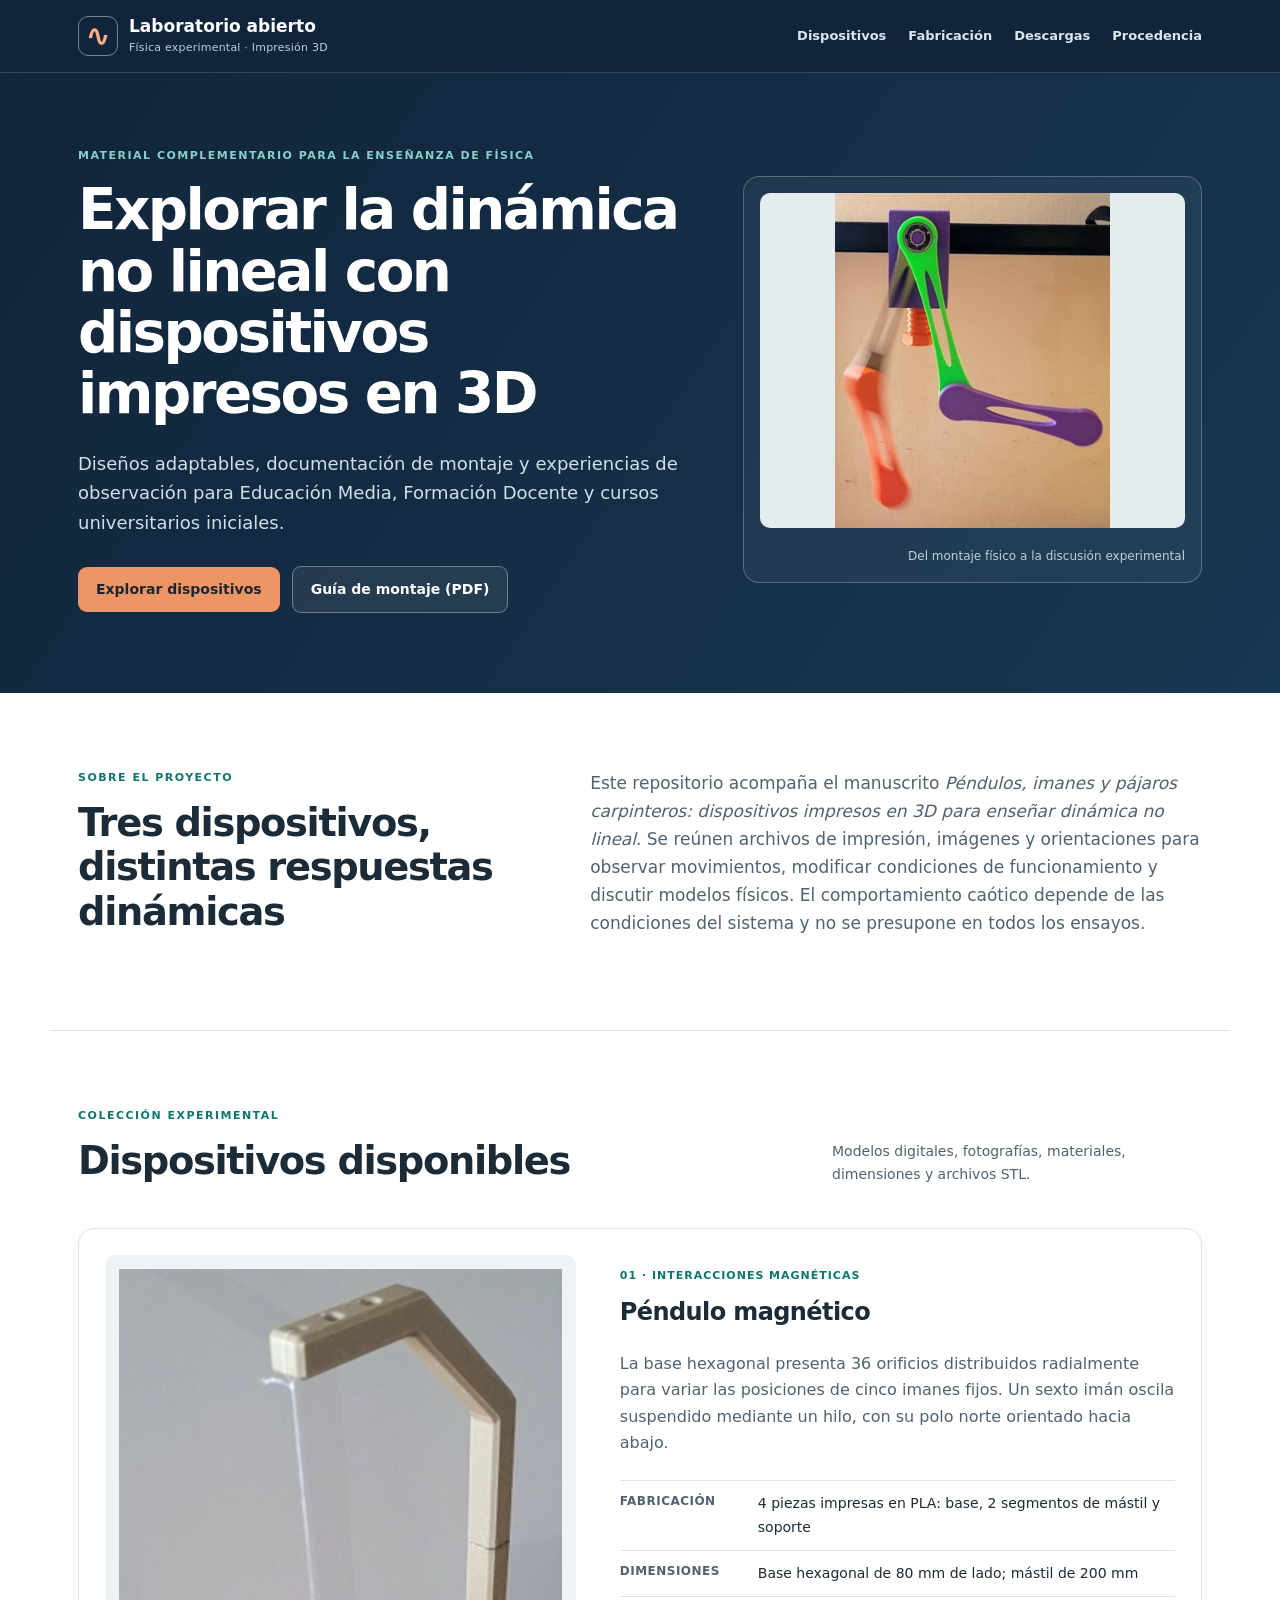
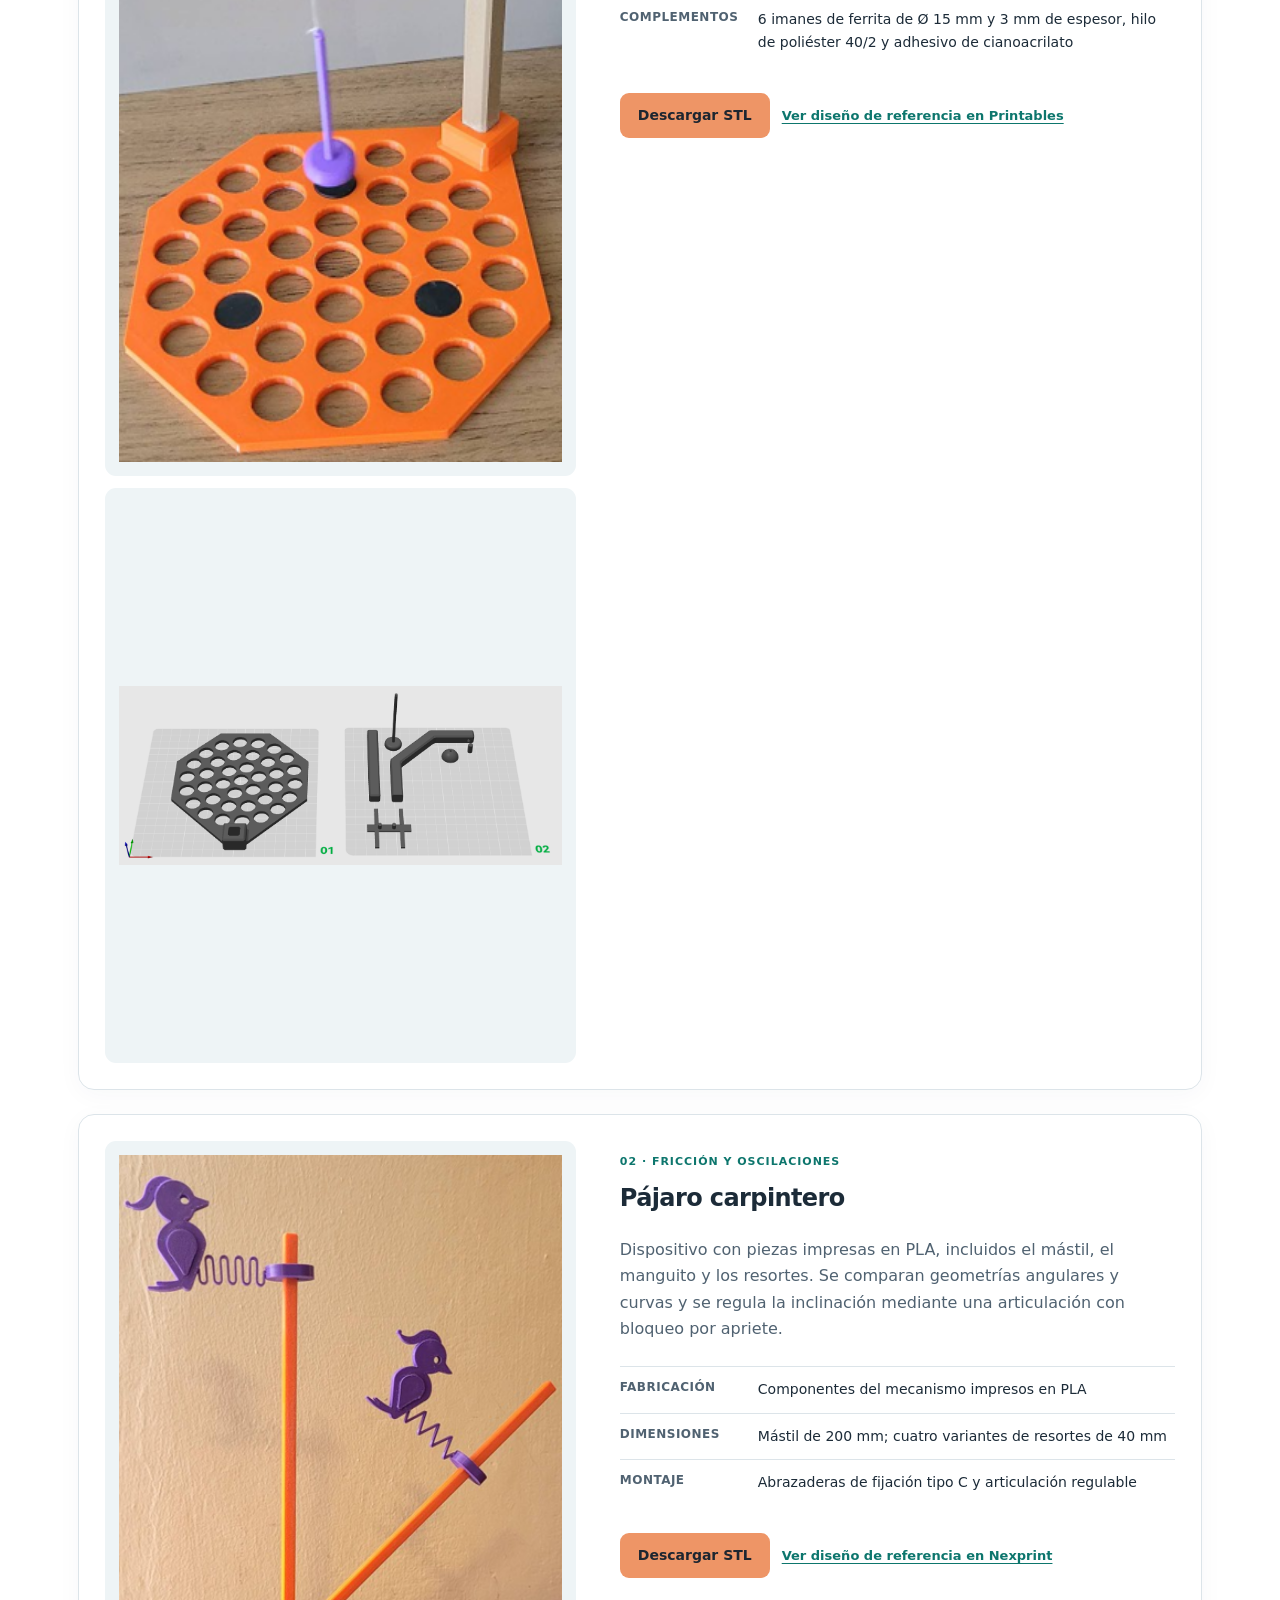
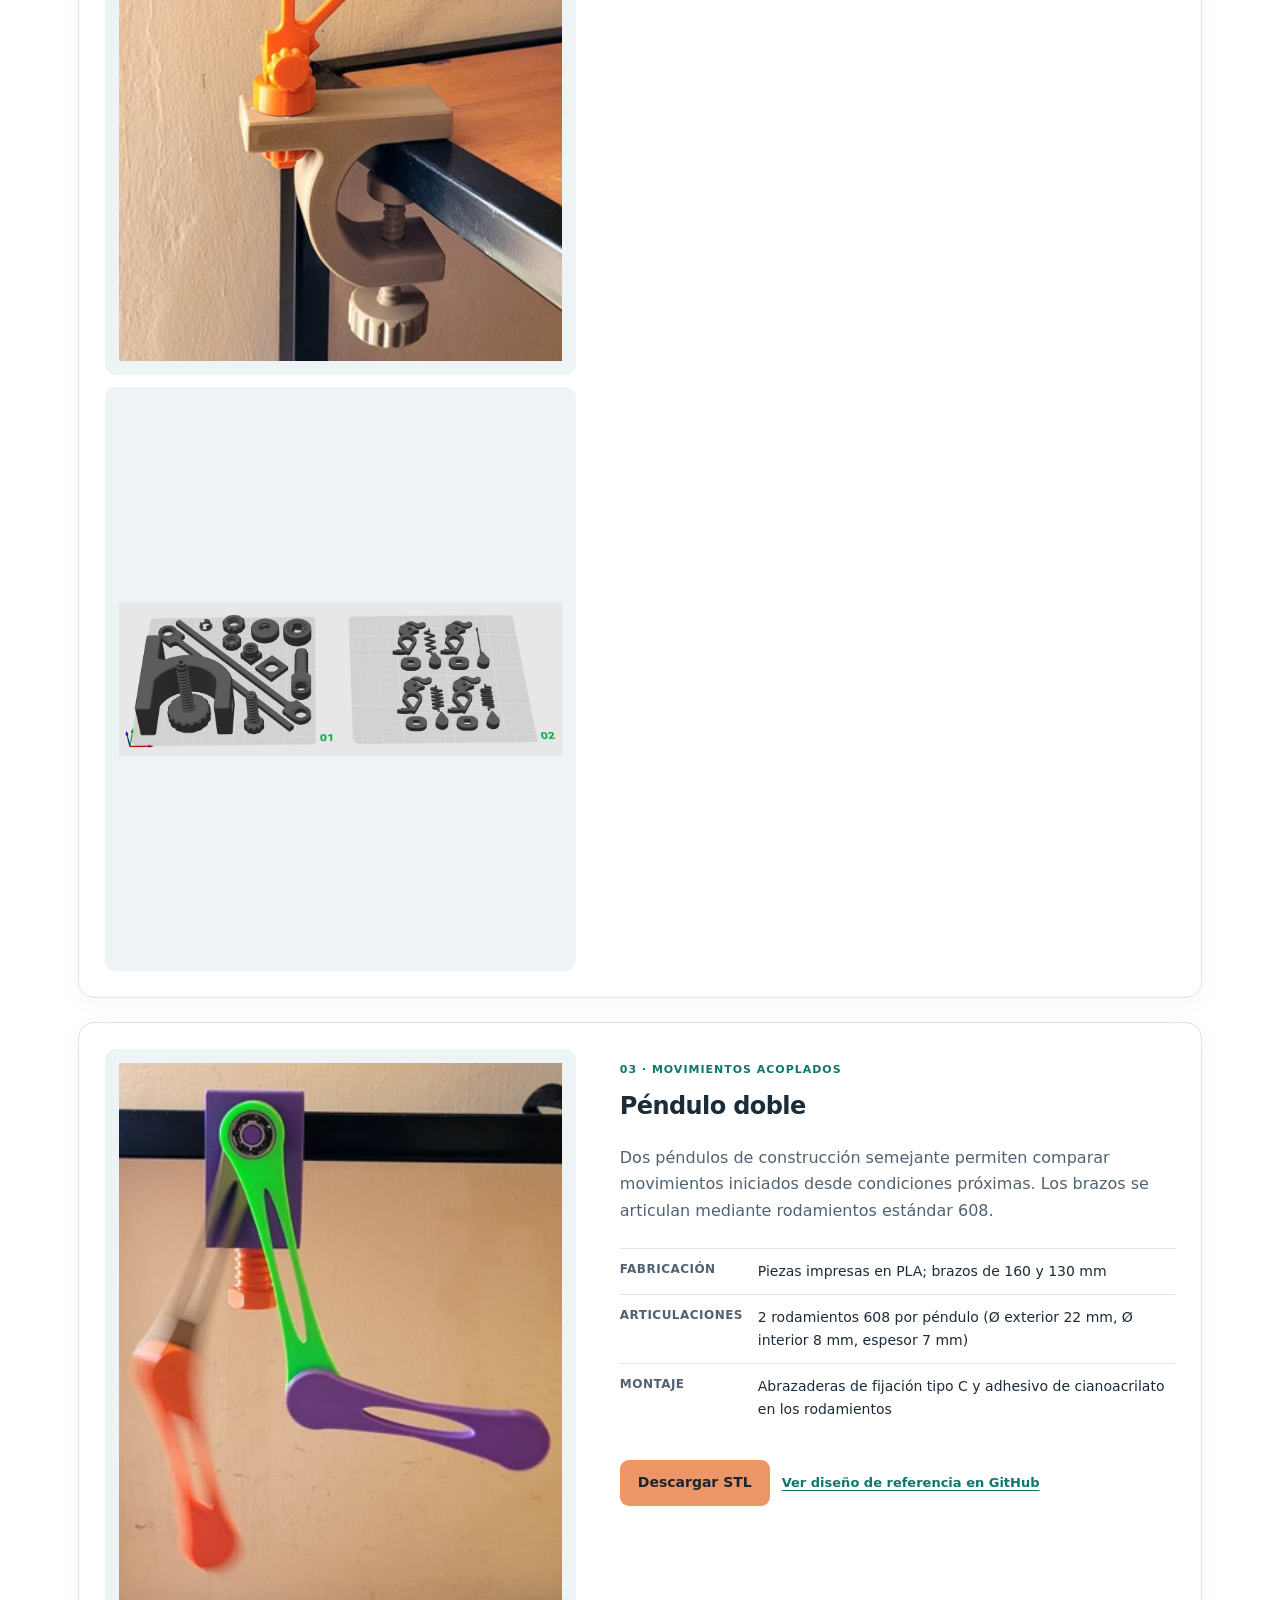
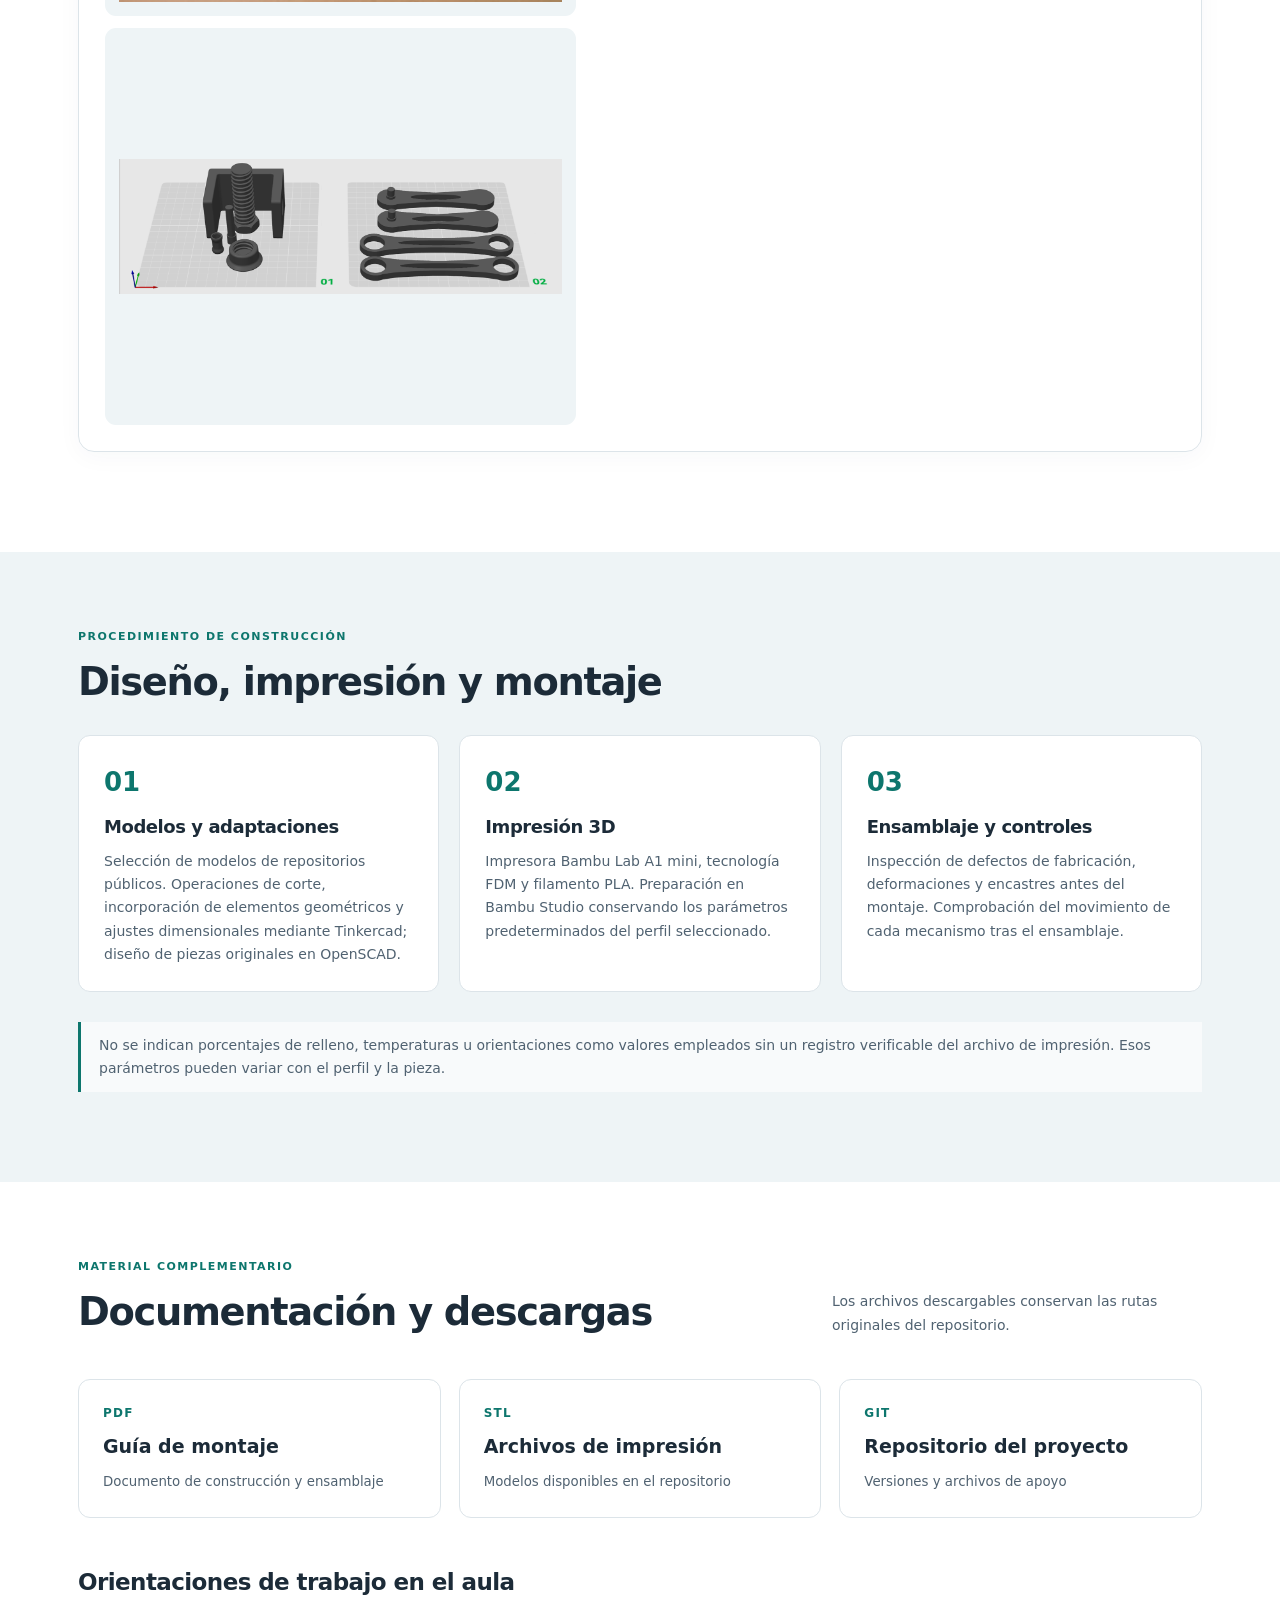
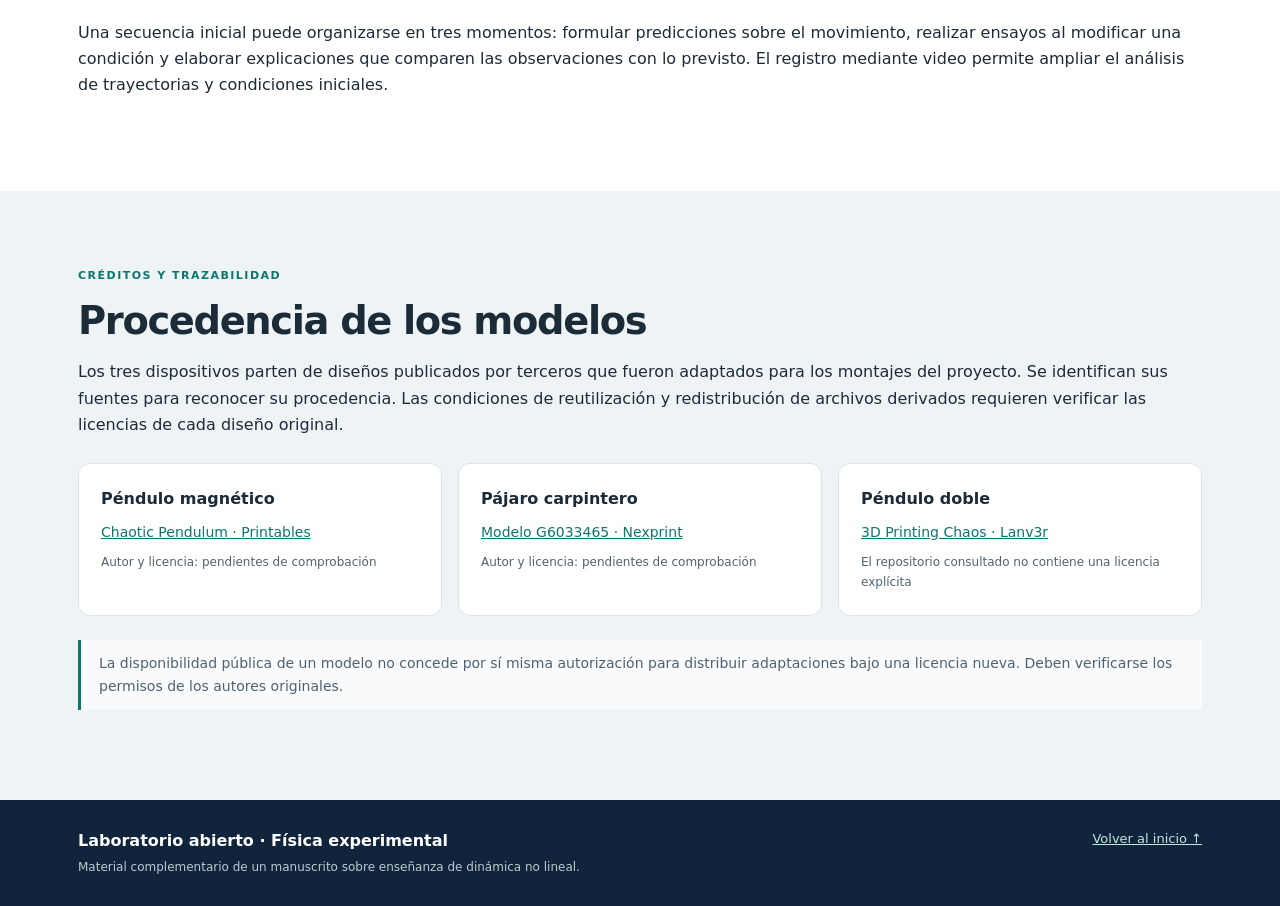
<file: docs/index.html>
<!doctype html>
<html lang="es">
<head>
  <meta charset="utf-8">
  <meta name="viewport" content="width=device-width, initial-scale=1">
  <meta name="description" content="Modelos 3D, fichas técnicas y recursos experimentales para enseñar sistemas dinámicos no lineales.">
  <title>Laboratorio abierto | Dispositivos 3D de dinámica no lineal</title>
  <link rel="stylesheet" href="styles.css">
</head>
<body>
  <a class="skip" href="#contenido">Saltar al contenido</a>
  <header class="site-header">
    <div class="wrap bar">
      <a class="brand" href="#inicio"><span class="brand-mark" aria-hidden="true">∿</span><span>Laboratorio abierto <small>Física experimental · Impresión 3D</small></span></a>
      <nav aria-label="Navegación principal">
        <a href="#dispositivos">Dispositivos</a><a href="#fabricacion">Fabricación</a><a href="#recursos">Descargas</a><a href="#fuentes">Procedencia</a>
      </nav>
    </div>
  </header>
  <main id="contenido">
    <section class="hero" id="inicio">
      <div class="wrap hero-layout">
        <div>
          <p class="eyebrow">Material complementario para la enseñanza de Física</p>
          <h1>Explorar la dinámica no lineal con dispositivos impresos en 3D</h1>
          <p class="lead">Diseños adaptables, documentación de montaje y experiencias de observación para Educación Media, Formación Docente y cursos universitarios iniciales.</p>
          <div class="actions"><a class="button primary" href="#dispositivos">Explorar dispositivos</a><a class="button ghost" href="descargas/guia-montaje.pdf">Guía de montaje (PDF)</a></div>
        </div>
        <div class="hero-photo"><img src="img/pendulo-doble-impreso.png" alt="Dos péndulos dobles impresos en 3D, dispuestos para comparar movimientos"><span>Del montaje físico a la discusión experimental</span></div>
      </div>
    </section>
    <section class="section wrap intro">
      <div><p class="eyebrow dark">Sobre el proyecto</p><h2>Tres dispositivos, distintas respuestas dinámicas</h2></div>
      <p>Este repositorio acompaña el manuscrito <em>Péndulos, imanes y pájaros carpinteros: dispositivos impresos en 3D para enseñar dinámica no lineal</em>. Se reúnen archivos de impresión, imágenes y orientaciones para observar movimientos, modificar condiciones de funcionamiento y discutir modelos físicos. El comportamiento caótico depende de las condiciones del sistema y no se presupone en todos los ensayos.</p>
    </section>
    <section class="section wrap" id="dispositivos">
      <div class="section-head"><div><p class="eyebrow dark">Colección experimental</p><h2>Dispositivos disponibles</h2></div><p>Modelos digitales, fotografías, materiales, dimensiones y archivos STL.</p></div>
      <article class="device" id="magnetico">
        <div class="photos"><img loading="lazy" src="img/pendulo-imanes-impreso.png" alt="Montaje del péndulo magnético"><img loading="lazy" src="img/pendulo-imanes-modelo.png" alt="Modelo digital del péndulo magnético"></div>
        <div class="device-info"><span class="num">01 · INTERACCIONES MAGNÉTICAS</span><h3>Péndulo magnético</h3>
          <p>La base hexagonal presenta 36 orificios distribuidos radialmente para variar las posiciones de cinco imanes fijos. Un sexto imán oscila suspendido mediante un hilo, con su polo norte orientado hacia abajo.</p>
          <dl><div><dt>Fabricación</dt><dd>4 piezas impresas en PLA: base, 2 segmentos de mástil y soporte</dd></div><div><dt>Dimensiones</dt><dd>Base hexagonal de 80 mm de lado; mástil de 200 mm</dd></div><div><dt>Complementos</dt><dd>6 imanes de ferrita de Ø 15 mm y 3 mm de espesor, hilo de poliéster 40/2 y adhesivo de cianoacrilato</dd></div></dl>
          <div class="links"><a class="button primary" href="descargas/pendulo-imanes.stl" download>Descargar STL</a><a class="text-link" href="https://www.printables.com/model/459578-chaotic-pendulum" target="_blank" rel="noopener noreferrer">Ver diseño de referencia en Printables</a></div>
        </div>
      </article>
      <article class="device" id="carpintero">
        <div class="photos"><img loading="lazy" src="img/pajaro-carpintero-impreso.png" alt="Montaje del pájaro carpintero"><img loading="lazy" src="img/pajaro-carpintero-modelo.png" alt="Modelo digital del pájaro carpintero"></div>
        <div class="device-info"><span class="num">02 · FRICCIÓN Y OSCILACIONES</span><h3>Pájaro carpintero</h3>
          <p>Dispositivo con piezas impresas en PLA, incluidos el mástil, el manguito y los resortes. Se comparan geometrías angulares y curvas y se regula la inclinación mediante una articulación con bloqueo por apriete.</p>
          <dl><div><dt>Fabricación</dt><dd>Componentes del mecanismo impresos en PLA</dd></div><div><dt>Dimensiones</dt><dd>Mástil de 200 mm; cuatro variantes de resortes de 40 mm</dd></div><div><dt>Montaje</dt><dd>Abrazaderas de fijación tipo C y articulación regulable</dd></div></dl>
          <div class="links"><a class="button primary" href="descargas/pajaro-carpintero.stl" download>Descargar STL</a><a class="text-link" href="https://www.nexprint.com/en/models/G6033465?printConfigId=G9424662" target="_blank" rel="noopener noreferrer">Ver diseño de referencia en Nexprint</a></div>
        </div>
      </article>
      <article class="device" id="doble">
        <div class="photos"><img loading="lazy" src="img/pendulo-doble-impreso.png" alt="Dos péndulos dobles construidos"><img loading="lazy" src="img/pendulo-doble-modelo.png" alt="Modelo digital del péndulo doble"></div>
        <div class="device-info"><span class="num">03 · MOVIMIENTOS ACOPLADOS</span><h3>Péndulo doble</h3>
          <p>Dos péndulos de construcción semejante permiten comparar movimientos iniciados desde condiciones próximas. Los brazos se articulan mediante rodamientos estándar 608.</p>
          <dl><div><dt>Fabricación</dt><dd>Piezas impresas en PLA; brazos de 160 y 130 mm</dd></div><div><dt>Articulaciones</dt><dd>2 rodamientos 608 por péndulo (Ø exterior 22 mm, Ø interior 8 mm, espesor 7 mm)</dd></div><div><dt>Montaje</dt><dd>Abrazaderas de fijación tipo C y adhesivo de cianoacrilato en los rodamientos</dd></div></dl>
          <div class="links"><a class="button primary" href="descargas/pendulo-doble.stl" download>Descargar STL</a><a class="text-link" href="https://github.com/Lanv3r/chaos-theory-3d-printing/tree/main/double_pendulum" target="_blank" rel="noopener noreferrer">Ver diseño de referencia en GitHub</a></div>
        </div>
      </article>
    </section>
    <section class="section tone" id="fabricacion"><div class="wrap">
      <p class="eyebrow dark">Procedimiento de construcción</p><h2>Diseño, impresión y montaje</h2>
      <div class="steps">
        <div><span>01</span><h3>Modelos y adaptaciones</h3><p>Selección de modelos de repositorios públicos. Operaciones de corte, incorporación de elementos geométricos y ajustes dimensionales mediante Tinkercad; diseño de piezas originales en OpenSCAD.</p></div>
        <div><span>02</span><h3>Impresión 3D</h3><p>Impresora Bambu Lab A1 mini, tecnología FDM y filamento PLA. Preparación en Bambu Studio conservando los parámetros predeterminados del perfil seleccionado.</p></div>
        <div><span>03</span><h3>Ensamblaje y controles</h3><p>Inspección de defectos de fabricación, deformaciones y encastres antes del montaje. Comprobación del movimiento de cada mecanismo tras el ensamblaje.</p></div>
      </div>
      <p class="note">No se indican porcentajes de relleno, temperaturas u orientaciones como valores empleados sin un registro verificable del archivo de impresión. Esos parámetros pueden variar con el perfil y la pieza.</p>
    </div></section>
    <section class="section wrap" id="recursos">
      <div class="section-head"><div><p class="eyebrow dark">Material complementario</p><h2>Documentación y descargas</h2></div><p>Los archivos descargables conservan las rutas originales del repositorio.</p></div>
      <div class="resource-grid">
        <a class="resource" href="descargas/guia-montaje.pdf"><span>PDF</span><strong>Guía de montaje</strong><small>Documento de construcción y ensamblaje</small></a>
        <a class="resource" href="https://github.com/msilva-32/dispositivos-3d-sistemas-dinamicos-nolineales/tree/main/docs/descargas" target="_blank" rel="noopener noreferrer"><span>STL</span><strong>Archivos de impresión</strong><small>Modelos disponibles en el repositorio</small></a>
        <a class="resource" href="https://github.com/msilva-32/dispositivos-3d-sistemas-dinamicos-nolineales" target="_blank" rel="noopener noreferrer"><span>GIT</span><strong>Repositorio del proyecto</strong><small>Versiones y archivos de apoyo</small></a>
      </div>
      <h3 class="subhead">Orientaciones de trabajo en el aula</h3>
      <p>Una secuencia inicial puede organizarse en tres momentos: formular predicciones sobre el movimiento, realizar ensayos al modificar una condición y elaborar explicaciones que comparen las observaciones con lo previsto. El registro mediante video permite ampliar el análisis de trayectorias y condiciones iniciales.</p>
    </section>
    <section class="section tone" id="fuentes"><div class="wrap">
      <p class="eyebrow dark">Créditos y trazabilidad</p><h2>Procedencia de los modelos</h2>
      <p>Los tres dispositivos parten de diseños publicados por terceros que fueron adaptados para los montajes del proyecto. Se identifican sus fuentes para reconocer su procedencia. Las condiciones de reutilización y redistribución de archivos derivados requieren verificar las licencias de cada diseño original.</p>
      <div class="sources">
        <div><strong>Péndulo magnético</strong><a href="https://www.printables.com/model/459578-chaotic-pendulum" target="_blank" rel="noopener noreferrer">Chaotic Pendulum · Printables</a><small>Autor y licencia: pendientes de comprobación</small></div>
        <div><strong>Pájaro carpintero</strong><a href="https://www.nexprint.com/en/models/G6033465?printConfigId=G9424662" target="_blank" rel="noopener noreferrer">Modelo G6033465 · Nexprint</a><small>Autor y licencia: pendientes de comprobación</small></div>
        <div><strong>Péndulo doble</strong><a href="https://github.com/Lanv3r/chaos-theory-3d-printing/tree/main/double_pendulum" target="_blank" rel="noopener noreferrer">3D Printing Chaos · Lanv3r</a><small>El repositorio consultado no contiene una licencia explícita</small></div>
      </div>
      <p class="note">La disponibilidad pública de un modelo no concede por sí misma autorización para distribuir adaptaciones bajo una licencia nueva. Deben verificarse los permisos de los autores originales.</p>
    </div></section>
  </main>
  <footer><div class="wrap footer"><div><strong>Laboratorio abierto · Física experimental</strong><small>Material complementario de un manuscrito sobre enseñanza de dinámica no lineal.</small></div><a href="#inicio">Volver al inicio ↑</a></div></footer>
</body>
</html>
</file>
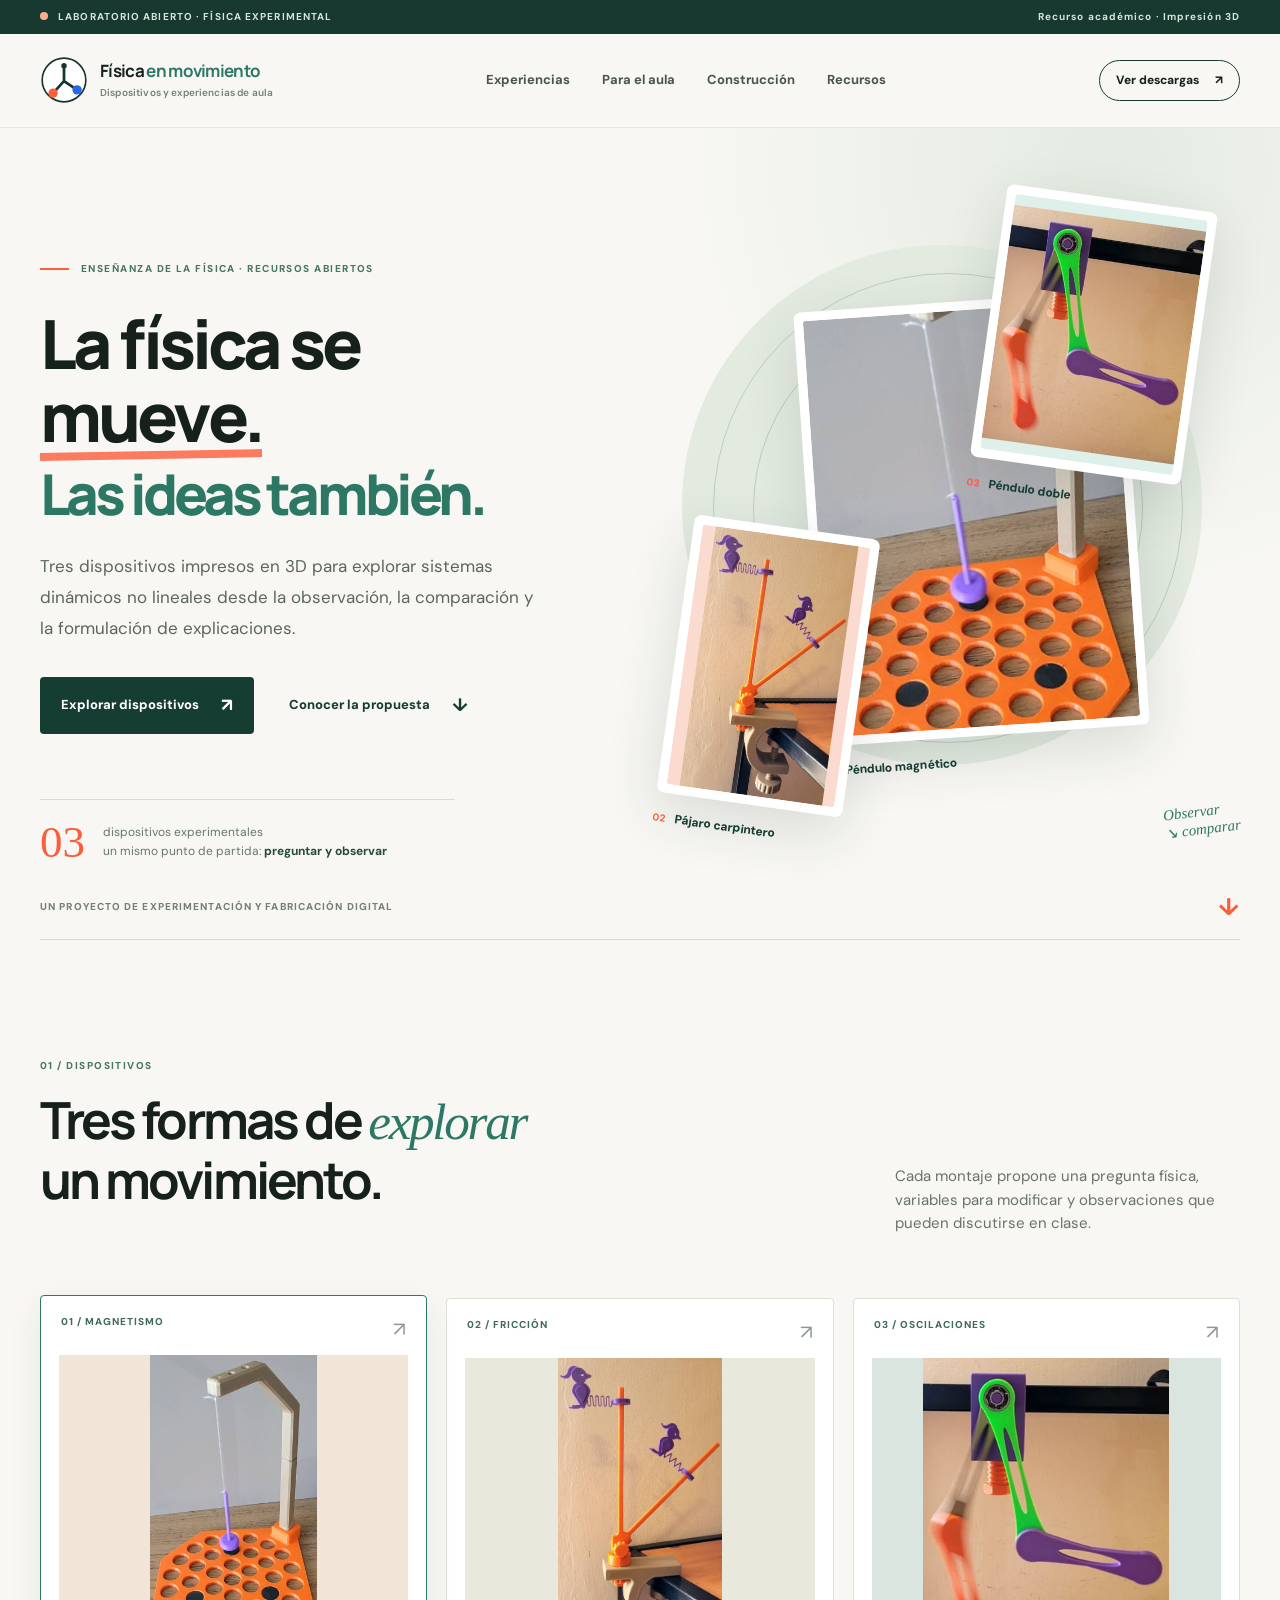
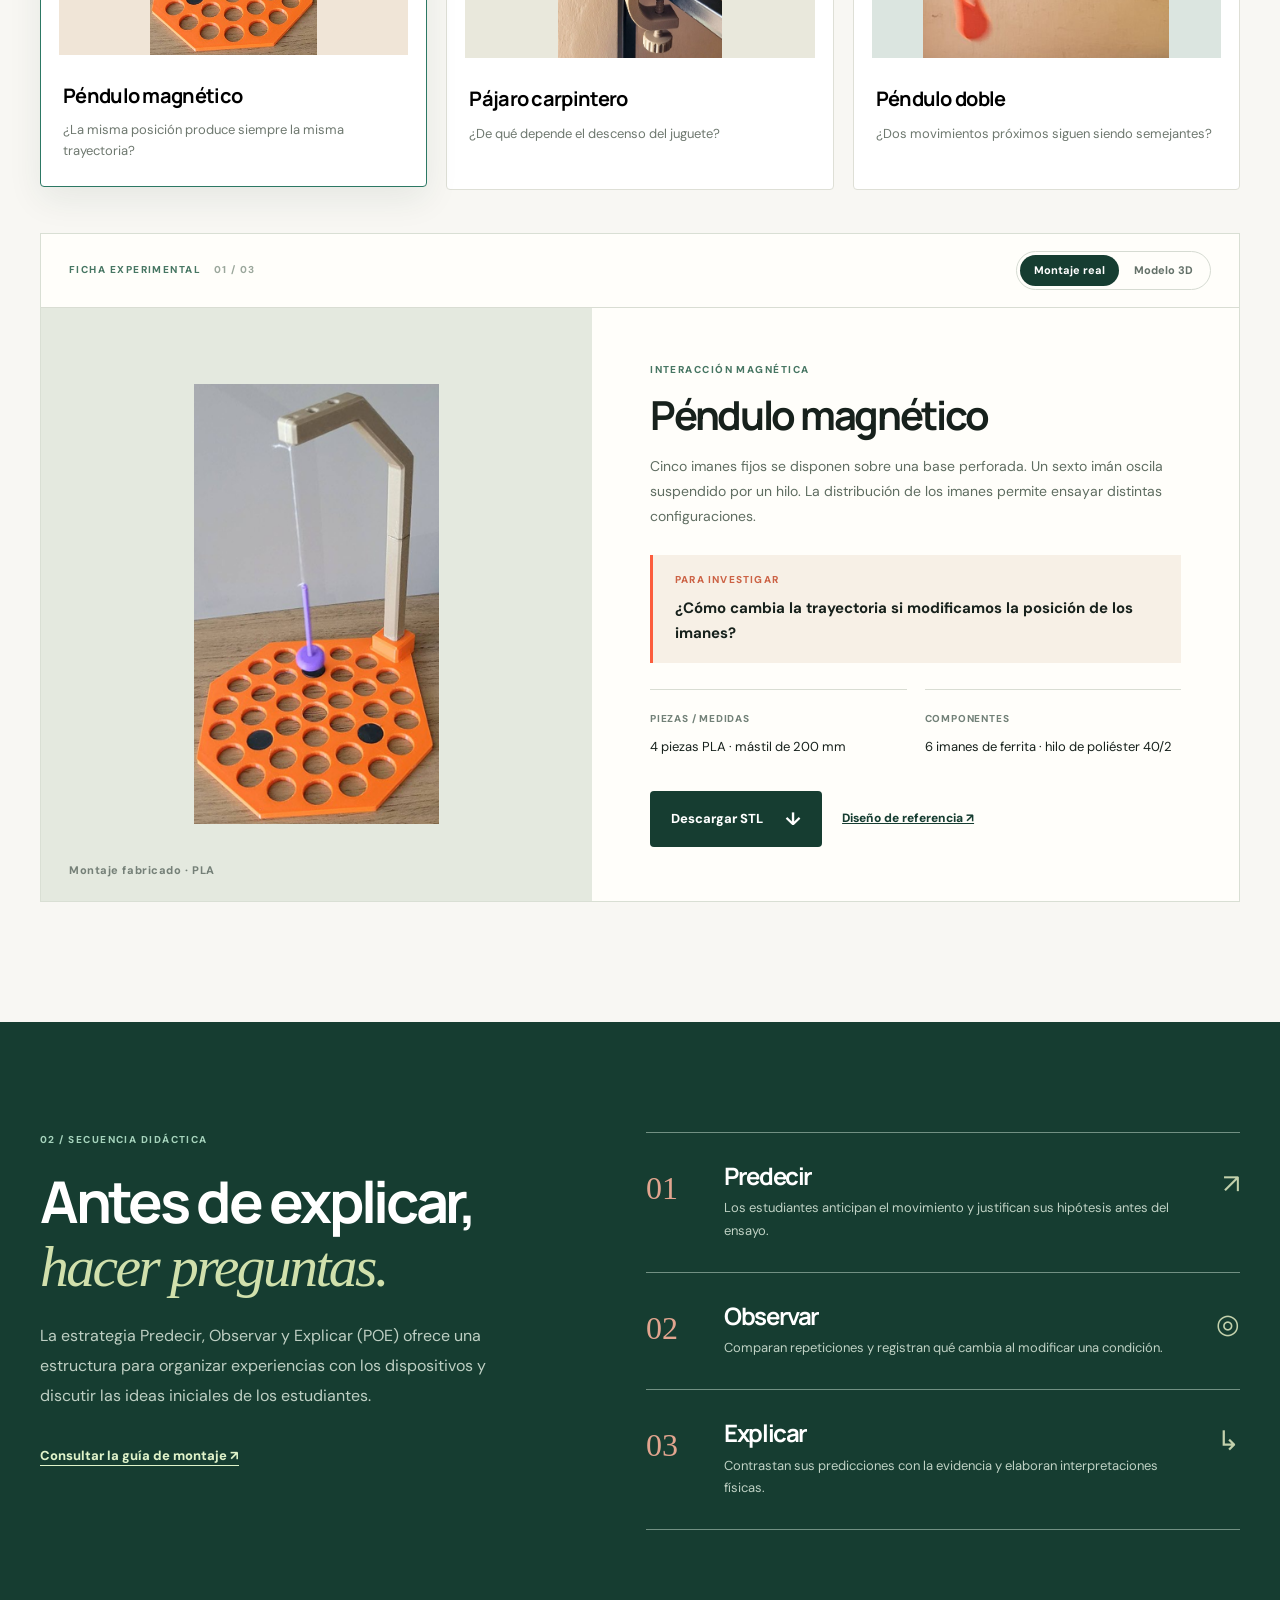
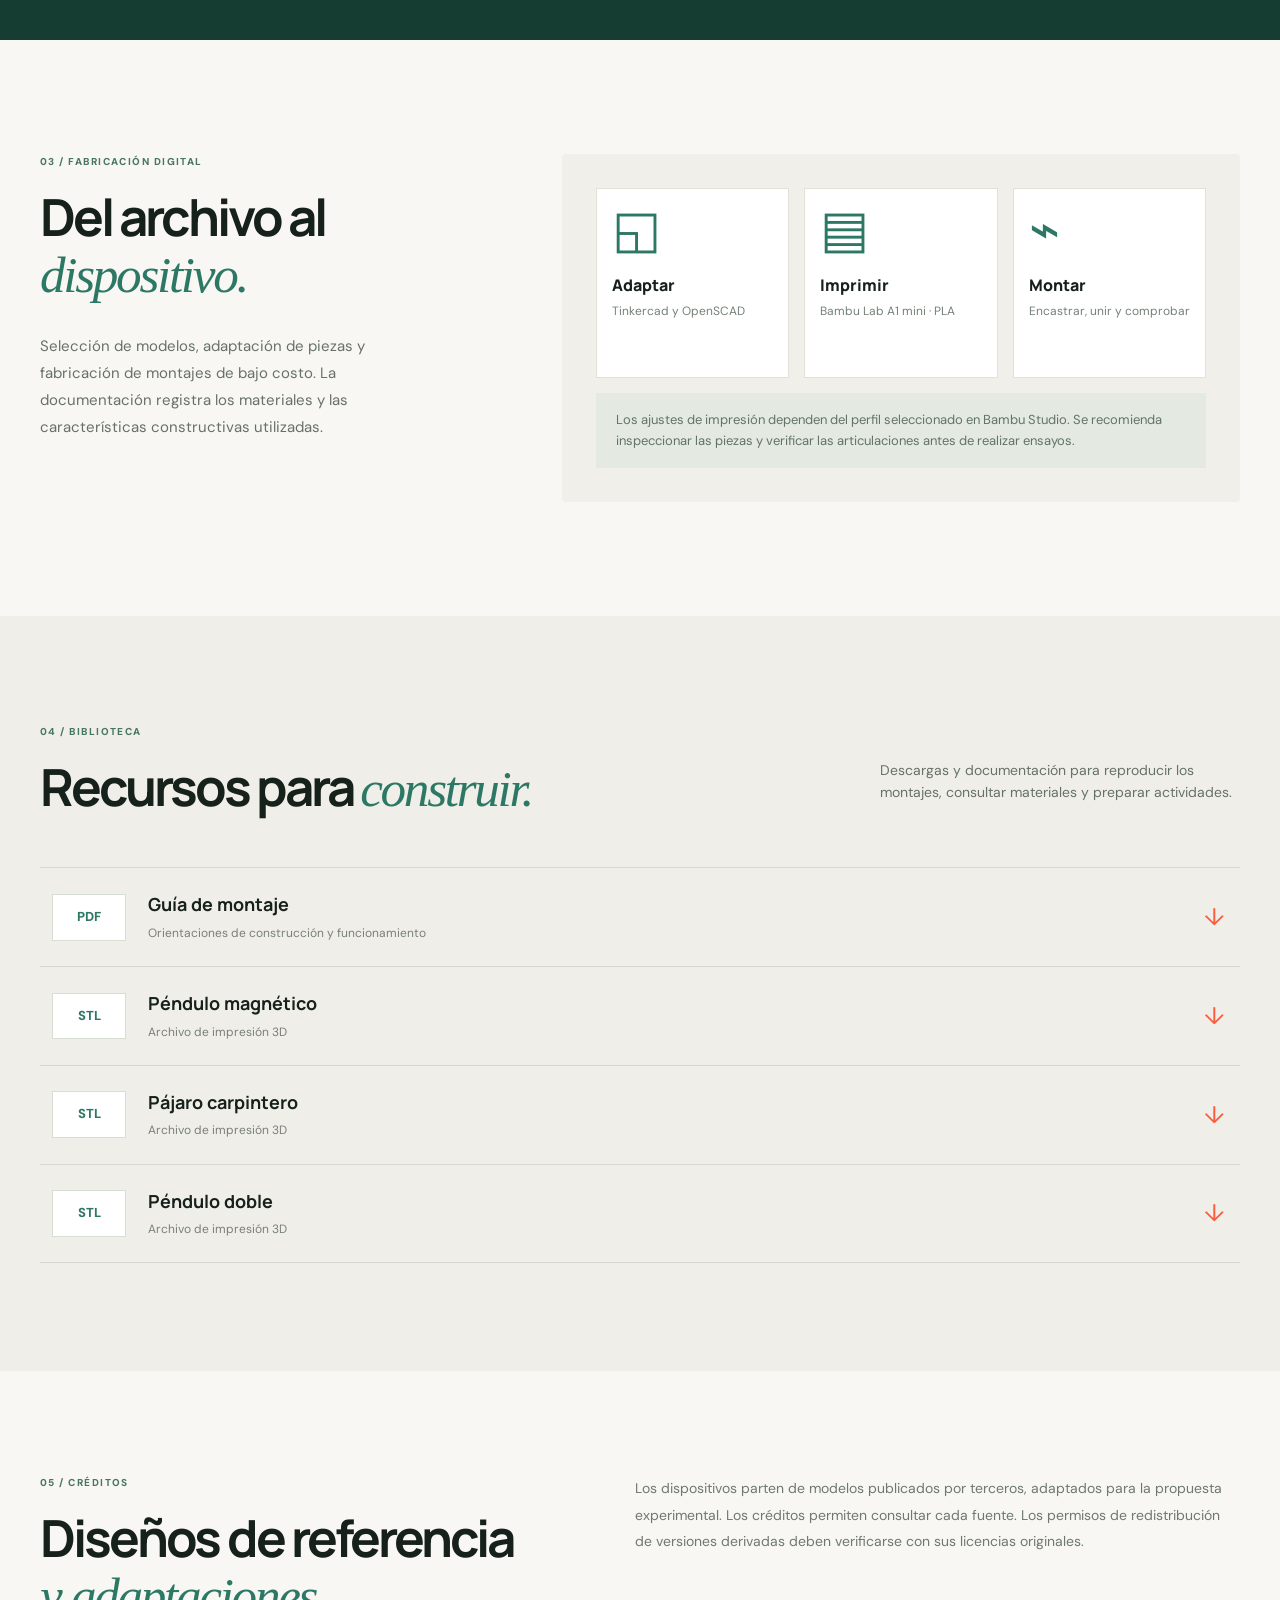
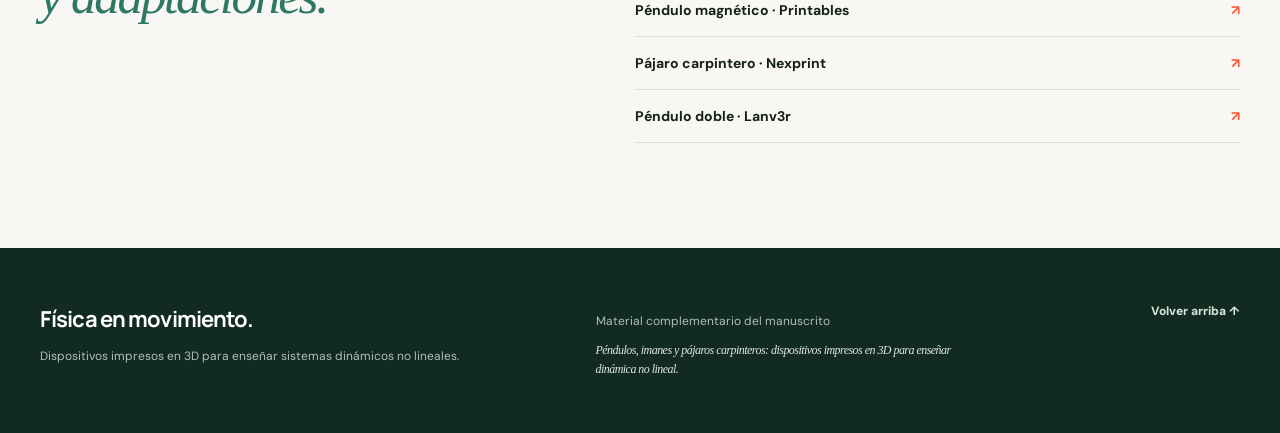
<file: docs/propuesta-v3/index.html>
<!doctype html>
<html lang="es">
<head>
  <meta charset="utf-8">
  <meta name="viewport" content="width=device-width, initial-scale=1">
  <meta name="theme-color" content="#f8f7f3">
  <meta name="description" content="Laboratorio abierto: dispositivos impresos en 3D para explorar y enseñar sistemas dinámicos no lineales mediante experiencias experimentales.">
  <title>Laboratorio abierto | Física en movimiento</title>
  <link rel="stylesheet" href="styles.css">
  <script src="app.js" defer></script>
</head>
<body>
  <a class="skip-link" href="#contenido">Ir al contenido</a>
  <div class="topline"><div class="wrap topline-inner"><span><span class="signal" aria-hidden="true"></span> LABORATORIO ABIERTO · FÍSICA EXPERIMENTAL</span><span>Recurso académico · Impresión 3D</span></div></div>
  <header class="nav-header">
    <div class="wrap nav-inner">
      <a class="logo" href="#inicio" aria-label="Laboratorio abierto, inicio">
        <svg class="logo-mark" viewBox="0 0 44 44" aria-hidden="true"><circle cx="22" cy="22" r="20" fill="#fff" stroke="#17352b" stroke-width="1.5"/><path d="M22 9v14l-10 11m10-11 12 8" fill="none" stroke="#17352b" stroke-width="2.5" stroke-linecap="round"/><circle cx="12" cy="34" r="4.3" fill="#fc5d3d"/><circle cx="34" cy="31" r="4.3" fill="#2668e8"/><circle cx="22" cy="9" r="2.5" fill="#17352b"/></svg>
        <span>Física <b>en movimiento</b><small>Dispositivos y experiencias de aula</small></span>
      </a>
      <nav class="nav-links" aria-label="Navegación principal">
        <a href="#experiencias">Experiencias</a><a href="#aula">Para el aula</a><a href="#construir">Construcción</a><a href="#recursos">Recursos</a>
      </nav>
      <a class="nav-pill" href="#recursos">Ver descargas <span aria-hidden="true">↗</span></a>
    </div>
  </header>
  <main id="contenido">
    <section id="inicio" class="hero">
      <div class="wrap hero-grid">
        <div class="hero-copy">
          <div class="eyebrow"><span class="eyebrow-line"></span> ENSEÑANZA DE LA FÍSICA · RECURSOS ABIERTOS</div>
          <h1>La física se <span class="underline-accent">mueve.</span><br><span class="italic-word">Las ideas también.</span></h1>
          <p class="hero-lead">Tres dispositivos impresos en 3D para explorar sistemas dinámicos no lineales desde la observación, la comparación y la formulación de explicaciones.</p>
          <div class="hero-actions"><a class="btn btn-dark" href="#experiencias">Explorar dispositivos <span aria-hidden="true">↗</span></a><a class="btn btn-quiet" href="#aula">Conocer la propuesta <span aria-hidden="true">↓</span></a></div>
          <div class="hero-stat"><span class="hero-stat-number">03</span><span>dispositivos experimentales<br>un mismo punto de partida: <strong>preguntar y observar</strong></span></div>
        </div>
        <div class="hero-art" aria-label="Fotografías reales de los tres dispositivos construidos">
          <span class="sketch sketch-a" aria-hidden="true"></span><span class="sketch sketch-b" aria-hidden="true"></span>
          <figure class="hero-shot shot-main"><img src="../img/pendulo-imanes-impreso.png" alt="Péndulo magnético impreso en 3D, de base naranja perforada" loading="eager"><figcaption><span>01</span> Péndulo magnético</figcaption></figure>
          <figure class="hero-shot shot-top"><img src="../img/pendulo-doble-impreso.png" alt="Péndulo doble impreso en 3D con brazos verdes y morados" loading="eager"><figcaption><span>03</span> Péndulo doble</figcaption></figure>
          <figure class="hero-shot shot-bottom"><img src="../img/pajaro-carpintero-impreso.png" alt="Pájaro carpintero de colores sobre mástiles inclinados" loading="eager"><figcaption><span>02</span> Pájaro carpintero</figcaption></figure>
          <span class="scribble-note" aria-hidden="true">Observar<br>↘ comparar</span>
        </div>
      </div>
      <div class="wrap hero-bottom"><span>UN PROYECTO DE EXPERIMENTACIÓN Y FABRICACIÓN DIGITAL</span><span class="down-symbol">↓</span></div>
    </section>

    <section class="opening wrap" id="experiencias">
      <div class="section-intro"><p class="kicker">01 / DISPOSITIVOS</p><h2>Tres formas de <em>explorar</em><br>un movimiento.</h2></div>
      <p class="intro-aside">Cada montaje propone una pregunta física, variables para modificar y observaciones que pueden discutirse en clase.</p>
      <div class="collection">
        <button type="button" class="collection-card selected" data-device-card="mag" aria-pressed="true"><span class="card-top"><span class="chip">01 / MAGNETISMO</span><span class="card-arrow" aria-hidden="true">↗</span></span><span class="card-img c-mag"><img src="../img/pendulo-imanes-impreso.png" alt="Fotografía del péndulo magnético"></span><span class="card-bottom"><strong>Péndulo magnético</strong><small>¿La misma posición produce siempre la misma trayectoria?</small></span></button>
        <button type="button" class="collection-card" data-device-card="bird" aria-pressed="false"><span class="card-top"><span class="chip">02 / FRICCIÓN</span><span class="card-arrow" aria-hidden="true">↗</span></span><span class="card-img c-bird"><img src="../img/pajaro-carpintero-impreso.png" alt="Fotografía del pájaro carpintero"></span><span class="card-bottom"><strong>Pájaro carpintero</strong><small>¿De qué depende el descenso del juguete?</small></span></button>
        <button type="button" class="collection-card" data-device-card="double" aria-pressed="false"><span class="card-top"><span class="chip">03 / OSCILACIONES</span><span class="card-arrow" aria-hidden="true">↗</span></span><span class="card-img c-double"><img src="../img/pendulo-doble-impreso.png" alt="Fotografía del péndulo doble"></span><span class="card-bottom"><strong>Péndulo doble</strong><small>¿Dos movimientos próximos siguen siendo semejantes?</small></span></button>
      </div>
      <div class="detail" id="ficha" aria-label="Ficha del dispositivo seleccionado">
        <div class="detail-toolbar"><p class="kicker">FICHA EXPERIMENTAL <span id="ficha-number">01 / 03</span></p><div class="media-toggle" role="group" aria-label="Tipo de imagen"><button class="active" type="button" data-media="foto" aria-pressed="true">Montaje real</button><button type="button" data-media="modelo" aria-pressed="false">Modelo 3D</button></div></div>
        <div class="detail-grid">
          <div class="detail-picture"><img id="detail-image" src="../img/pendulo-imanes-impreso.png" alt="Montaje del péndulo magnético"><span class="detail-image-note" id="detail-image-note">Montaje fabricado · PLA</span></div>
          <div class="detail-body"><p class="kicker" id="detail-topic">INTERACCIÓN MAGNÉTICA</p><h3 id="detail-title">Péndulo magnético</h3><p id="detail-description">Cinco imanes fijos se disponen sobre una base perforada. Un sexto imán oscila suspendido por un hilo. La distribución de los imanes permite ensayar distintas configuraciones.</p><div class="learning-question"><span>PARA INVESTIGAR</span><strong id="detail-question">¿Cómo cambia la trayectoria si modificamos la posición de los imanes?</strong></div><div class="specs"><div><span>PIEZAS / MEDIDAS</span><p id="detail-spec-1">4 piezas PLA · mástil de 200 mm</p></div><div><span>COMPONENTES</span><p id="detail-spec-2">6 imanes de ferrita · hilo de poliéster 40/2</p></div></div><div class="detail-links"><a id="detail-stl" class="btn btn-dark" href="../descargas/pendulo-imanes.stl" download>Descargar STL <span aria-hidden="true">↓</span></a><a id="detail-source" class="source-link" target="_blank" rel="noopener noreferrer" href="https://www.printables.com/model/459578-chaotic-pendulum">Diseño de referencia ↗</a></div></div>
        </div>
      </div>
    </section>

    <section class="learn" id="aula"><div class="wrap learn-grid"><div><p class="kicker kicker-light">02 / SECUENCIA DIDÁCTICA</p><h2>Antes de explicar,<br><em>hacer preguntas.</em></h2><p>La estrategia Predecir, Observar y Explicar (POE) ofrece una estructura para organizar experiencias con los dispositivos y discutir las ideas iniciales de los estudiantes.</p><a href="../descargas/guia-montaje.pdf" class="learn-link">Consultar la guía de montaje <span aria-hidden="true">↗</span></a></div><div class="poe-list"><article><span class="poe-index">01</span><div><h3>Predecir</h3><p>Los estudiantes anticipan el movimiento y justifican sus hipótesis antes del ensayo.</p></div><span class="poe-mark" aria-hidden="true">↗</span></article><article><span class="poe-index">02</span><div><h3>Observar</h3><p>Comparan repeticiones y registran qué cambia al modificar una condición.</p></div><span class="poe-mark" aria-hidden="true">◎</span></article><article><span class="poe-index">03</span><div><h3>Explicar</h3><p>Contrastan sus predicciones con la evidencia y elaboran interpretaciones físicas.</p></div><span class="poe-mark" aria-hidden="true">↳</span></article></div></div></section>

    <section class="build wrap" id="construir"><div class="build-title"><p class="kicker">03 / FABRICACIÓN DIGITAL</p><h2>Del archivo al<br><em>dispositivo.</em></h2><p>Selección de modelos, adaptación de piezas y fabricación de montajes de bajo costo. La documentación registra los materiales y las características constructivas utilizadas.</p></div><div class="build-panel"><div class="build-icons"><div><span class="build-icon">◱</span><b>Adaptar</b><p>Tinkercad y OpenSCAD</p></div><div><span class="build-icon">▤</span><b>Imprimir</b><p>Bambu Lab A1 mini · PLA</p></div><div><span class="build-icon">⌁</span><b>Montar</b><p>Encastrar, unir y comprobar</p></div></div><div class="build-warning">Los ajustes de impresión dependen del perfil seleccionado en Bambu Studio. Se recomienda inspeccionar las piezas y verificar las articulaciones antes de realizar ensayos.</div></div></section>

    <section class="downloads" id="recursos"><div class="wrap"><div class="downloads-head"><div><p class="kicker">04 / BIBLIOTECA</p><h2>Recursos para <em>construir.</em></h2></div><p>Descargas y documentación para reproducir los montajes, consultar materiales y preparar actividades.</p></div><div class="download-list"><a href="../descargas/guia-montaje.pdf"><span class="file-type">PDF</span><span><strong>Guía de montaje</strong><small>Orientaciones de construcción y funcionamiento</small></span><span class="download-arrow">↓</span></a><a href="../descargas/pendulo-imanes.stl"><span class="file-type">STL</span><span><strong>Péndulo magnético</strong><small>Archivo de impresión 3D</small></span><span class="download-arrow">↓</span></a><a href="../descargas/pajaro-carpintero.stl"><span class="file-type">STL</span><span><strong>Pájaro carpintero</strong><small>Archivo de impresión 3D</small></span><span class="download-arrow">↓</span></a><a href="../descargas/pendulo-doble.stl"><span class="file-type">STL</span><span><strong>Péndulo doble</strong><small>Archivo de impresión 3D</small></span><span class="download-arrow">↓</span></a></div></div></section>

    <section class="sources wrap"><div><p class="kicker">05 / CRÉDITOS</p><h2>Diseños de referencia<br><em>y adaptaciones.</em></h2></div><div><p>Los dispositivos parten de modelos publicados por terceros, adaptados para la propuesta experimental. Los créditos permiten consultar cada fuente. Los permisos de redistribución de versiones derivadas deben verificarse con sus licencias originales.</p><div class="source-items"><a target="_blank" rel="noopener noreferrer" href="https://www.printables.com/model/459578-chaotic-pendulum">Péndulo magnético · Printables <span>↗</span></a><a target="_blank" rel="noopener noreferrer" href="https://www.nexprint.com/en/models/G6033465?printConfigId=G9424662">Pájaro carpintero · Nexprint <span>↗</span></a><a target="_blank" rel="noopener noreferrer" href="https://github.com/Lanv3r/chaos-theory-3d-printing/tree/main/double_pendulum">Péndulo doble · Lanv3r <span>↗</span></a></div></div></section>
  </main>
  <footer><div class="wrap footer-grid"><div><b>Física en movimiento.</b><p>Dispositivos impresos en 3D para enseñar sistemas dinámicos no lineales.</p></div><div><span>Material complementario del manuscrito</span><em>Péndulos, imanes y pájaros carpinteros: dispositivos impresos en 3D para enseñar dinámica no lineal.</em></div><a href="#inicio">Volver arriba ↑</a></div></footer>
</body>
</html>
</file>
<file: docs/styles.css>
:root{--navy:#10253b;--navy2:#183750;--teal:#0d766d;--orange:#ee9566;--ink:#1c2b38;--sub:#506271;--line:#dce4e9;--soft:#eef4f6;--white:#fff}
*{box-sizing:border-box}
html{scroll-behavior:smooth}
body{margin:0;color:var(--ink);font:16px/1.65 system-ui,-apple-system,Segoe UI,Arial,sans-serif;background:#fff}
a{color:var(--teal)}
a:focus-visible{outline:3px solid var(--orange);outline-offset:3px}
.skip{position:absolute;left:-10000px}
.skip:focus{left:12px;top:12px;background:white;z-index:9;padding:8px}
.wrap{max-width:1180px;margin:auto;padding-left:28px;padding-right:28px}
.site-header{background:var(--navy);color:white;border-bottom:1px solid #ffffff25}
.bar{display:flex;justify-content:space-between;align-items:center;gap:18px;padding-top:16px;padding-bottom:16px}
.brand{display:flex;align-items:center;gap:11px;font-size:17px;line-height:1.15;font-weight:760;color:white;text-decoration:none}
.brand small{display:block;font-weight:450;letter-spacing:.02em;color:#b9d0df;font-size:11px;margin-top:5px}
.brand-mark{display:grid;place-items:center;width:40px;height:40px;border:1px solid #ffffff6b;border-radius:10px;color:#ffaf82;font-size:30px}
.bar nav{display:flex;flex-wrap:wrap;gap:22px}
.bar nav a{color:#d9e6ed;text-decoration:none;font-size:13px;font-weight:650}
.bar nav a:hover{color:white}
.hero{background:linear-gradient(124deg,var(--navy),var(--navy2));color:white;overflow:hidden}
.hero-layout{display:grid;grid-template-columns:1.15fr .85fr;gap:44px;align-items:center;padding-top:74px;padding-bottom:80px}
.eyebrow{font-size:11px;letter-spacing:.135em;text-transform:uppercase;font-weight:800;color:#89d0ca;margin:0 0 14px}
.eyebrow.dark{color:var(--teal)}
h1,h2,h3,p{margin-top:0}
h1{font-size:clamp(36px,4.4vw,62px);font-weight:790;letter-spacing:-.045em;line-height:1.09;max-width:700px;margin-bottom:24px}
h2{font-size:clamp(29px,3vw,40px);line-height:1.16;letter-spacing:-.035em;margin-bottom:16px}
h3{font-size:24px;line-height:1.25;letter-spacing:-.025em}
.lead{font-size:18px;color:#d0dfe8;max-width:610px;line-height:1.65}
.actions,.links{display:flex;gap:12px;flex-wrap:wrap;align-items:center;margin-top:28px}
.button{display:inline-block;border-radius:9px;padding:11px 18px;font-size:14px;font-weight:730;text-decoration:none;transition:transform .15s,background .15s}
.button:hover{transform:translateY(-2px)}
.button.primary{background:var(--orange);color:#1d2630}
.button.ghost{background:#ffffff13;border:1px solid #ffffff59;color:white}
.hero-photo{position:relative;padding:16px;border:1px solid #ffffff40;border-radius:16px;background:#ffffff0d}
.hero-photo img{width:100%;height:335px;object-fit:contain;background:#e5ecef;border-radius:10px}
.hero-photo span{display:block;font-size:12px;color:#bcd1db;text-align:right;padding-top:10px}
.section{padding-top:76px;padding-bottom:76px}
.intro{display:grid;grid-template-columns:.85fr 1.15fr;gap:60px;border-bottom:1px solid var(--line)}
.intro p:last-child{color:var(--sub);font-size:17px}
.section-head{display:flex;justify-content:space-between;gap:40px;align-items:end;margin-bottom:28px}
.section-head>p{max-width:370px;color:var(--sub);font-size:14px}
.device{display:grid;grid-template-columns:44% 1fr;gap:44px;padding:26px;border:1px solid var(--line);border-radius:16px;margin-bottom:24px;box-shadow:0 5px 24px #14345009}
.photos{display:grid;grid-template-rows:1fr .7fr;gap:12px;min-height:460px}
.photos img{width:100%;height:100%;min-height:0;object-fit:contain;border-radius:11px;background:var(--soft);padding:14px}
.num{display:block;font-size:11px;font-weight:800;letter-spacing:.09em;color:var(--teal);margin:12px 0 12px}
.device-info>p{color:var(--sub)}
dl{margin:24px 0;display:grid;gap:0}
dl>div{display:grid;grid-template-columns:128px 1fr;gap:10px;padding:11px 0;border-top:1px solid var(--line)}
dt{font-size:12px;text-transform:uppercase;letter-spacing:.04em;font-weight:750;color:var(--sub)}
dd{margin:0;font-size:14px}
.text-link{font-size:13px;font-weight:700;text-underline-offset:3px}
.tone{background:var(--soft)}
.steps{display:grid;grid-template-columns:repeat(3,1fr);gap:20px;margin:30px 0}
.steps>div{background:#fff;padding:25px;border:1px solid var(--line);border-radius:12px}
.steps span{font-size:26px;font-weight:800;color:var(--teal)}
.steps h3{font-size:18px;margin:12px 0}
.steps p{font-size:14px;color:var(--sub);margin:0}
.note{border-left:3px solid var(--teal);padding:12px 18px;background:#fff9;font-size:14px;color:var(--sub)}
.resource-grid{display:grid;grid-template-columns:repeat(3,1fr);gap:18px}
.resource{background:white;border:1px solid var(--line);padding:24px;border-radius:12px;display:flex;flex-direction:column;gap:8px;text-decoration:none;color:var(--ink)}
.resource:hover{border-color:var(--teal)}
.resource span{font-weight:900;color:var(--teal);font-size:12px;letter-spacing:.1em}
.resource strong{font-size:19px}
.resource small{color:var(--sub)}
.subhead{margin-top:50px;font-size:23px}
.sources{display:grid;grid-template-columns:repeat(3,1fr);gap:16px;margin:24px 0}
.sources>div{display:flex;flex-direction:column;gap:9px;background:white;padding:22px;border:1px solid var(--line);border-radius:12px}
.sources small{color:var(--sub);font-size:12px}
.sources a{font-size:14px;overflow-wrap:anywhere}
.footer{display:flex;justify-content:space-between;gap:20px;padding-top:28px;padding-bottom:28px}
footer{background:var(--navy);color:white}
footer small{display:block;color:#bdcad2;font-size:12px;margin-top:4px}
footer a{color:#bce8e0;font-size:13px}
@media(max-width:850px){.hero-layout,.intro,.device{grid-template-columns:1fr}.hero-layout{gap:25px}.hero-photo img{height:280px}.device{gap:20px}.photos{grid-template-columns:1fr 1fr;grid-template-rows:1fr;min-height:220px}.photos img{height:240px}.steps,.sources,.resource-grid{grid-template-columns:1fr 1fr}.section-head{display:block}}
@media(max-width:600px){.wrap{padding-left:18px;padding-right:18px}.bar{align-items:flex-start;flex-direction:column}.bar nav{gap:13px}.hero-layout{padding-top:52px;padding-bottom:54px}h1{font-size:36px}.section{padding-top:53px;padding-bottom:53px}.steps,.sources,.resource-grid,.photos{grid-template-columns:1fr}.photos{min-height:auto}.photos img{height:200px}.device{padding:17px}dl>div{grid-template-columns:1fr;gap:2px}.footer{flex-direction:column}}
@media(prefers-reduced-motion:reduce){html{scroll-behavior:auto}.button{transition:none}.button:hover{transform:none}}
</file>
<file: docs/propuesta-v3/styles.css>
@import url('https://fonts.googleapis.com/css2?family=DM+Sans:wght@400;500;600;700;800&family=Manrope:wght@400;500;600;700;800&display=swap');
:root{--ink:#17211c;--forest:#163d31;--green:#2c7864;--cream:#f8f7f3;--paper:#fffefa;--bone:#edece5;--orange:#fc5d3d;--blue:#2668e8;--muted:#69716b;--line:#d9ddd3}
*,*::before,*::after{box-sizing:border-box}html{scroll-behavior:smooth}body{margin:0;background:var(--cream);color:var(--ink);font:16px/1.58 'DM Sans',sans-serif}button,a{font:inherit}a{color:inherit}button{cursor:pointer}button:focus-visible,a:focus-visible{outline:3px solid var(--blue);outline-offset:4px}img{display:block;max-width:100%}.wrap{width:min(100% - 80px,1320px);margin-inline:auto}.skip-link{position:absolute;top:-100px}.skip-link:focus{top:8px;left:8px;z-index:20;background:white;padding:10px}
h1,h2,h3,p,figure{margin-top:0}h1,h2,h3{letter-spacing:-.057em;font-family:'Manrope',sans-serif;line-height:1.1}em{font-family:Georgia,'Times New Roman',serif;font-weight:400;letter-spacing:-.045em}
.topline{background:#17392f;color:#d7e5dc;font-size:10px;font-weight:700;letter-spacing:.11em}.topline-inner{display:flex;justify-content:space-between;align-items:center;padding-block:9px}.signal{display:inline-block;width:8px;height:8px;border-radius:50%;background:#ffad8f;margin-right:7px}
.nav-header{background:var(--cream);border-bottom:1px solid #e6e7e0}.nav-inner{height:93px;display:flex;align-items:center;justify-content:space-between;gap:20px}.logo{display:flex;align-items:center;gap:12px;text-decoration:none;flex-shrink:0}.logo-mark{width:48px;height:48px}.logo>span{font-family:'Manrope',sans-serif;font-size:17px;font-weight:700;letter-spacing:-.04em;line-height:1.12}.logo b{color:var(--green)}.logo small{font:600 10px 'DM Sans',sans-serif;display:block;letter-spacing:.015em;color:#75807a;margin-top:6px}.nav-links{display:flex;gap:32px;align-items:center}.nav-links a{font-size:13px;text-decoration:none;color:#49544c;font-weight:700}.nav-links a:hover{color:var(--orange)}.nav-pill{font-size:12px;text-decoration:none;border:1px solid var(--forest);border-radius:999px;padding:10px 16px;font-weight:800;white-space:nowrap}.nav-pill span{margin-left:13px}
.hero{padding-top:65px;background:radial-gradient(circle at 87% 5%,#e4ebe2,transparent 32%),var(--cream)}.hero-grid{display:grid;grid-template-columns:.95fr 1.05fr;min-height:640px;gap:48px}.hero-copy{padding-top:68px;position:relative;z-index:2}.eyebrow,.kicker{font-size:10px;letter-spacing:.145em;font-weight:800;color:#477663;text-transform:uppercase}.eyebrow{display:flex;align-items:center;gap:12px}.eyebrow-line{display:inline-block;width:29px;height:2px;background:var(--orange)}h1{font-size:clamp(50px,5.3vw,83px);font-weight:800;margin:30px 0 25px;line-height:1.08}.underline-accent{position:relative;white-space:nowrap}.underline-accent:after{position:absolute;content:"";height:8px;background:var(--orange);bottom:3px;left:0;right:0;transform:rotate(-1deg);opacity:.8;z-index:-1}.italic-word{font-size:.83em;color:var(--green);white-space:nowrap}.hero-lead{font-size:17px;color:#5b665c;line-height:1.8;max-width:500px}.hero-actions{display:flex;align-items:center;flex-wrap:wrap;gap:14px;margin:34px 0 65px}.btn{display:inline-flex;align-items:center;justify-content:space-between;gap:22px;padding:14px 21px;min-height:50px;border-radius:4px;font-size:13px;font-weight:800;text-decoration:none;transition:transform .15s}.btn:hover{transform:translateY(-2px)}.btn-dark{color:white;background:var(--forest)}.btn-dark span{font-size:18px}.btn-quiet{color:var(--forest);background:transparent}.btn-quiet span{font-size:18px}.hero-stat{display:flex;align-items:center;gap:18px;border-top:1px solid #d7ddd2;padding-top:20px;max-width:415px}.hero-stat-number{font-family:Georgia,serif;font-size:45px;color:var(--orange);line-height:1}.hero-stat>span:last-child{color:#68776d;font-size:12px;line-height:1.6}.hero-stat strong{color:#264b39}
.hero-art{position:relative;min-height:650px;isolation:isolate}.hero-art:before{content:"";position:absolute;width:520px;height:520px;right:38px;top:52px;border-radius:50%;background:#e3ebe1;z-index:-2}.sketch{position:absolute;border-radius:50%;border:1px solid #9cad9980;z-index:-1}.sketch-a{width:470px;height:470px;top:80px;right:57px}.sketch-b{width:390px;height:390px;top:120px;right:97px}.hero-shot{position:absolute;background:white;padding:9px;box-shadow:0 18px 56px #21352a24;border-radius:7px}.hero-shot img{width:100%;height:100%;object-fit:contain;background:#ece7de;border-radius:3px}.hero-shot figcaption{position:absolute;left:0;right:0;bottom:-35px;text-align:left;font-size:12px;font-weight:800;color:var(--forest)}.hero-shot figcaption span{font:700 10px 'DM Sans',sans-serif;color:var(--orange);margin-right:6px}.shot-main{width:54%;height:435px;top:108px;left:22%;transform:rotate(-4deg);z-index:2}.shot-main img{object-fit:cover;object-position:center}.shot-top{width:35%;height:275px;top:4px;right:0;transform:rotate(8deg);z-index:3}.shot-top img{object-fit:contain;background:#dfefe9}.shot-bottom{width:31%;height:280px;bottom:43px;left:0;transform:rotate(8deg);z-index:4}.shot-bottom img{object-fit:contain;background:#fbdbcf}.scribble-note{font:italic 15px Georgia,serif;position:absolute;bottom:27px;right:0;color:var(--green);transform:rotate(-7deg)}.hero-bottom{display:flex;align-items:center;justify-content:space-between;border-bottom:1px solid var(--line);margin-top:10px;padding-block:20px;color:#738073;font-size:10px;font-weight:800;letter-spacing:.11em}.down-symbol{font-size:24px;color:var(--orange);line-height:1}
.opening{padding-top:118px;padding-bottom:120px}.section-intro{display:block}.section-intro h2,.build-title h2,.downloads-head h2,.sources h2{font-size:clamp(38px,4vw,57px);margin:18px 0 0}.section-intro h2 em,.build-title h2 em,.downloads-head h2 em,.sources h2 em{color:var(--green)}.intro-aside{margin:-42px 0 62px auto;max-width:345px;font-size:15px;color:var(--muted)}.collection{display:grid;grid-template-columns:repeat(3,1fr);gap:19px;margin-top:10px}.collection-card{padding:0;min-width:0;border:1px solid #dedfd6;background:#fff;text-align:left;border-radius:4px;overflow:hidden;transition:transform .18s,box-shadow .18s,border-color .18s}.collection-card:hover,.collection-card.selected{border-color:var(--green);box-shadow:0 12px 35px #153b3215;transform:translateY(-3px)}.card-top{display:flex;justify-content:space-between;padding:18px 20px 0}.chip{font-size:10px;color:#406a5b;font-weight:800;letter-spacing:.1em}.card-arrow{font-size:20px;color:#8c998f}.card-img{height:300px;display:flex;align-items:center;justify-content:center;margin:9px 18px;background:#f3e9dc;overflow:hidden}.card-img img{max-height:100%;width:100%;object-fit:contain}.c-mag{background:#f0e5d7}.c-bird{background:#e9e8dc}.c-double{background:#dbe5e0}.card-bottom{display:block;padding:16px 22px 24px}.card-bottom strong{display:block;font-family:Manrope,sans-serif;font-size:20px;letter-spacing:-.035em}.card-bottom small{font-size:13px;color:#6e786f;line-height:1.6;display:block;margin-top:9px;min-height:41px}
.detail{background:var(--paper);border:1px solid #d9dfd4;margin-top:43px;scroll-margin-top:25px}.detail-toolbar{min-height:74px;display:flex;align-items:center;justify-content:space-between;padding:12px 28px;border-bottom:1px solid var(--line)}.detail-toolbar .kicker{margin:0}.detail-toolbar .kicker span{margin-left:9px;color:#9ba79c}.media-toggle{display:flex;border:1px solid #d6dbd2;border-radius:24px;padding:3px;gap:1px}.media-toggle button{border:0;background:transparent;color:#647169;padding:7px 14px;font-size:11px;font-weight:750;border-radius:20px}.media-toggle button.active{background:var(--forest);color:white}.detail-grid{display:grid;grid-template-columns:.92fr 1.08fr}.detail-picture{background:#e4e9df;min-height:470px;position:relative;display:flex;align-items:center;justify-content:center;padding:35px}.detail-picture img{max-height:440px;width:100%;object-fit:contain}.detail-image-note{position:absolute;bottom:22px;left:28px;font-size:11px;color:#758078;font-weight:800;letter-spacing:.05em}.detail-body{padding:54px 58px}.detail-body h3{font-size:40px;margin:15px 0 17px}.detail-body>p:not(.kicker){font-size:14px;line-height:1.8;color:#5f6d61}.learning-question{background:#f7f0e6;border-left:3px solid var(--orange);padding:17px 22px;margin:26px 0}.learning-question span{display:block;font-size:10px;font-weight:800;letter-spacing:.12em;color:#cc6245;margin-bottom:7px}.learning-question strong{font-size:15px;line-height:1.5}.specs{display:grid;grid-template-columns:1fr 1fr;gap:18px}.specs>div{border-top:1px solid var(--line);padding-top:14px}.specs span{font-size:10px;font-weight:800;letter-spacing:.08em;color:#728178}.specs p{font-size:13px;margin:8px 0;line-height:1.6}.detail-links{display:flex;align-items:center;gap:20px;flex-wrap:wrap;margin-top:25px}.source-link{font-size:12px;font-weight:800;color:var(--forest)}
.learn{background:var(--forest);color:#fff;padding:110px 0}.learn-grid{display:grid;grid-template-columns:.92fr 1.08fr;gap:100px}.kicker-light{color:#a5d3bc}.learn h2{font-size:clamp(42px,4.5vw,65px);margin:22px 0}.learn h2 em{color:#d1e0ac}.learn-grid>div:first-child>p:not(.kicker){color:#becfc3;max-width:450px;line-height:1.9}.learn-link{display:inline-block;color:#e0f3ca;font-size:13px;font-weight:800;margin-top:18px;text-underline-offset:5px}.poe-list{border-top:1px solid #729083}.poe-list article{display:grid;grid-template-columns:58px 1fr 36px;gap:20px;align-items:start;padding:30px 0;border-bottom:1px solid #729083}.poe-index{color:#e2a58f;font-family:Georgia,serif;font-size:32px}.poe-list h3{font-size:24px;margin-bottom:8px}.poe-list p{font-size:13px;color:#bfd1c4;line-height:1.7;margin:0}.poe-mark{font-size:27px;color:#c3d1ac;text-align:right}
.build{padding-top:114px;padding-bottom:114px;display:grid;grid-template-columns:.8fr 1.2fr;gap:70px}.build-title p:last-child{color:#677168;max-width:370px;line-height:1.8;margin-top:30px;font-size:15px}.build-panel{background:#f0efe9;padding:34px;border-radius:4px;align-self:center}.build-icons{display:grid;grid-template-columns:repeat(3,1fr);gap:15px}.build-icons>div{padding:15px;background:#fff;border:1px solid #e1e1d7;min-height:190px}.build-icon{height:70px;display:block;font:52px/1 Georgia,serif;color:var(--green)}.build-icons b{display:block;font:800 16px Manrope,sans-serif}.build-icons p{font-size:12px;color:#758077;margin:6px 0}.build-warning{background:#e4e9e1;padding:17px 20px;font-size:13px;color:#627367;line-height:1.6;margin-top:15px}
.downloads{background:#f0eee8;padding:108px 0}.downloads-head{display:flex;align-items:end;justify-content:space-between;gap:70px}.downloads-head>p{max-width:360px;color:#66716a;font-size:14px}.download-list{margin-top:50px;border-top:1px solid #d4d8cf}.download-list a{display:grid;grid-template-columns:74px 1fr 24px;align-items:center;gap:22px;padding:22px 12px;border-bottom:1px solid #d4d8cf;text-decoration:none;transition:background .15s}.download-list a:hover{background:#fff7}.file-type{font-size:13px;font-weight:800;color:var(--green);background:#fff;border:1px solid #d6ded3;text-align:center;padding:12px}.download-list strong{font-size:18px;display:block;font-family:Manrope,sans-serif}.download-list small{font-size:12px;color:#778078}.download-arrow{font-size:24px;color:var(--orange)}
.sources{padding-top:104px;padding-bottom:105px;display:grid;grid-template-columns:.9fr 1.1fr;gap:100px}.sources>div:last-child>p{color:#6e796f;line-height:1.9;font-size:14px}.source-items{margin-top:29px}.source-items a{font-size:14px;font-weight:700;display:flex;justify-content:space-between;text-decoration:none;padding:15px 0;border-bottom:1px solid var(--line)}.source-items a span{color:var(--orange)}
footer{background:#112a22;color:#fff;padding:54px 0}.footer-grid{display:grid;grid-template-columns:1fr 1fr auto;gap:60px}.footer-grid b{font-size:22px;font-family:Manrope,sans-serif;letter-spacing:-.04em}.footer-grid p,.footer-grid span,.footer-grid em{font-size:12px;color:#adc3b5;display:block;margin-top:10px}.footer-grid em{font-size:12px;color:#e0e8dd;max-width:360px}.footer-grid a{font-size:12px;text-decoration:none;color:#d3e8d6;font-weight:800}
@media(max-width:1160px){.wrap{width:min(100% - 56px,1050px)}.nav-links{gap:18px}.hero-grid{gap:20px}.hero-art{min-height:570px}.shot-main{height:385px}.shot-top{height:225px}.shot-bottom{height:225px}.detail-body{padding:38px}.learn-grid{gap:52px}.build{gap:30px}}
@media(max-width:820px){.nav-pill{display:none}.hero-grid{grid-template-columns:1fr}.hero-copy{padding-top:12px}.hero-art{min-height:570px;max-width:680px;width:100%;margin-inline:auto}.hero-actions{margin-bottom:30px}.hero-stat{max-width:none}.section-intro{display:block}.intro-aside{position:static;margin:15px 0 30px}.collection{gap:11px}.card-img{height:220px;margin:8px}.card-bottom{padding:12px}.card-bottom strong{font-size:16px}.card-bottom small{font-size:12px}.detail-grid{grid-template-columns:1fr}.detail-picture{min-height:380px}.detail-picture img{max-height:340px}.learn-grid,.build,.sources{grid-template-columns:1fr;gap:32px}.downloads-head{display:block}.download-list{margin-top:28px}.footer-grid{grid-template-columns:1fr 1fr}}
@media(max-width:600px){.wrap{width:min(100% - 36px,550px)}.topline-inner{font-size:9px}.topline-inner span:last-child{display:none}.nav-inner{height:78px;gap:8px}.logo-mark{width:40px;height:40px}.logo>span{font-size:15px}.nav-links{gap:7px}.nav-links a{font-size:10px}.nav-links a:nth-child(2),.nav-links a:nth-child(3){display:none}.hero{padding-top:28px}.hero-copy h1{font-size:clamp(43px,11vw,67px)}.italic-word{white-space:normal}.hero-lead{font-size:15px}.hero-art{min-height:415px}.hero-art:before{width:320px;height:320px;top:32px;right:20px}.sketch-a{width:310px;height:310px;top:37px;right:25px}.sketch-b{width:250px;height:250px;top:65px;right:54px}.shot-main{width:58%;height:300px;top:53px;left:20%}.shot-top{width:37%;height:185px;top:0}.shot-bottom{width:34%;height:177px;bottom:9px}.hero-shot figcaption{font-size:10px;bottom:-22px}.scribble-note{display:none}.hero-bottom{font-size:9px}.opening{padding-block:70px}.section-intro h2,.build-title h2,.downloads-head h2,.sources h2{font-size:36px}.collection{grid-template-columns:1fr}.collection-card{display:grid;grid-template-columns:115px 1fr;grid-template-rows:auto 1fr;gap:4px;min-height:150px}.card-top{grid-column:2;grid-row:1;padding:13px 12px 0}.card-img{grid-column:1;grid-row:1/span 2;height:auto;min-height:148px;margin:6px}.card-bottom{grid-column:2;grid-row:2;padding:3px 12px 12px}.card-bottom small{min-height:0}.detail{margin-top:23px}.detail-toolbar{padding:12px;gap:10px;flex-wrap:wrap}.detail-picture{min-height:275px;padding:14px}.detail-picture img{max-height:245px}.detail-body{padding:24px}.detail-body h3{font-size:30px}.specs{grid-template-columns:1fr;gap:5px}.learn{padding:70px 0}.learn h2{font-size:39px}.poe-list article{grid-template-columns:42px 1fr 20px;gap:12px}.build{padding-block:70px}.build-panel{padding:13px}.build-icons{grid-template-columns:1fr}.build-icons>div{min-height:95px;display:grid;grid-template-columns:50px 1fr;align-items:center;gap:4px;padding:10px}.build-icon{font-size:36px;height:auto;grid-row:1/span 2}.build-icons p{grid-column:2;margin:0}.downloads{padding-block:70px}.download-list a{grid-template-columns:50px 1fr 18px;gap:12px;padding:16px 6px}.file-type{padding:8px 4px;font-size:10px}.download-list strong{font-size:15px}.sources{padding-block:70px}.footer-grid{grid-template-columns:1fr;gap:22px}}
@media(prefers-reduced-motion:reduce){html{scroll-behavior:auto}.collection-card,.btn{transition:none}.collection-card:hover,.collection-card.selected,.btn:hover{transform:none}}
</file>
